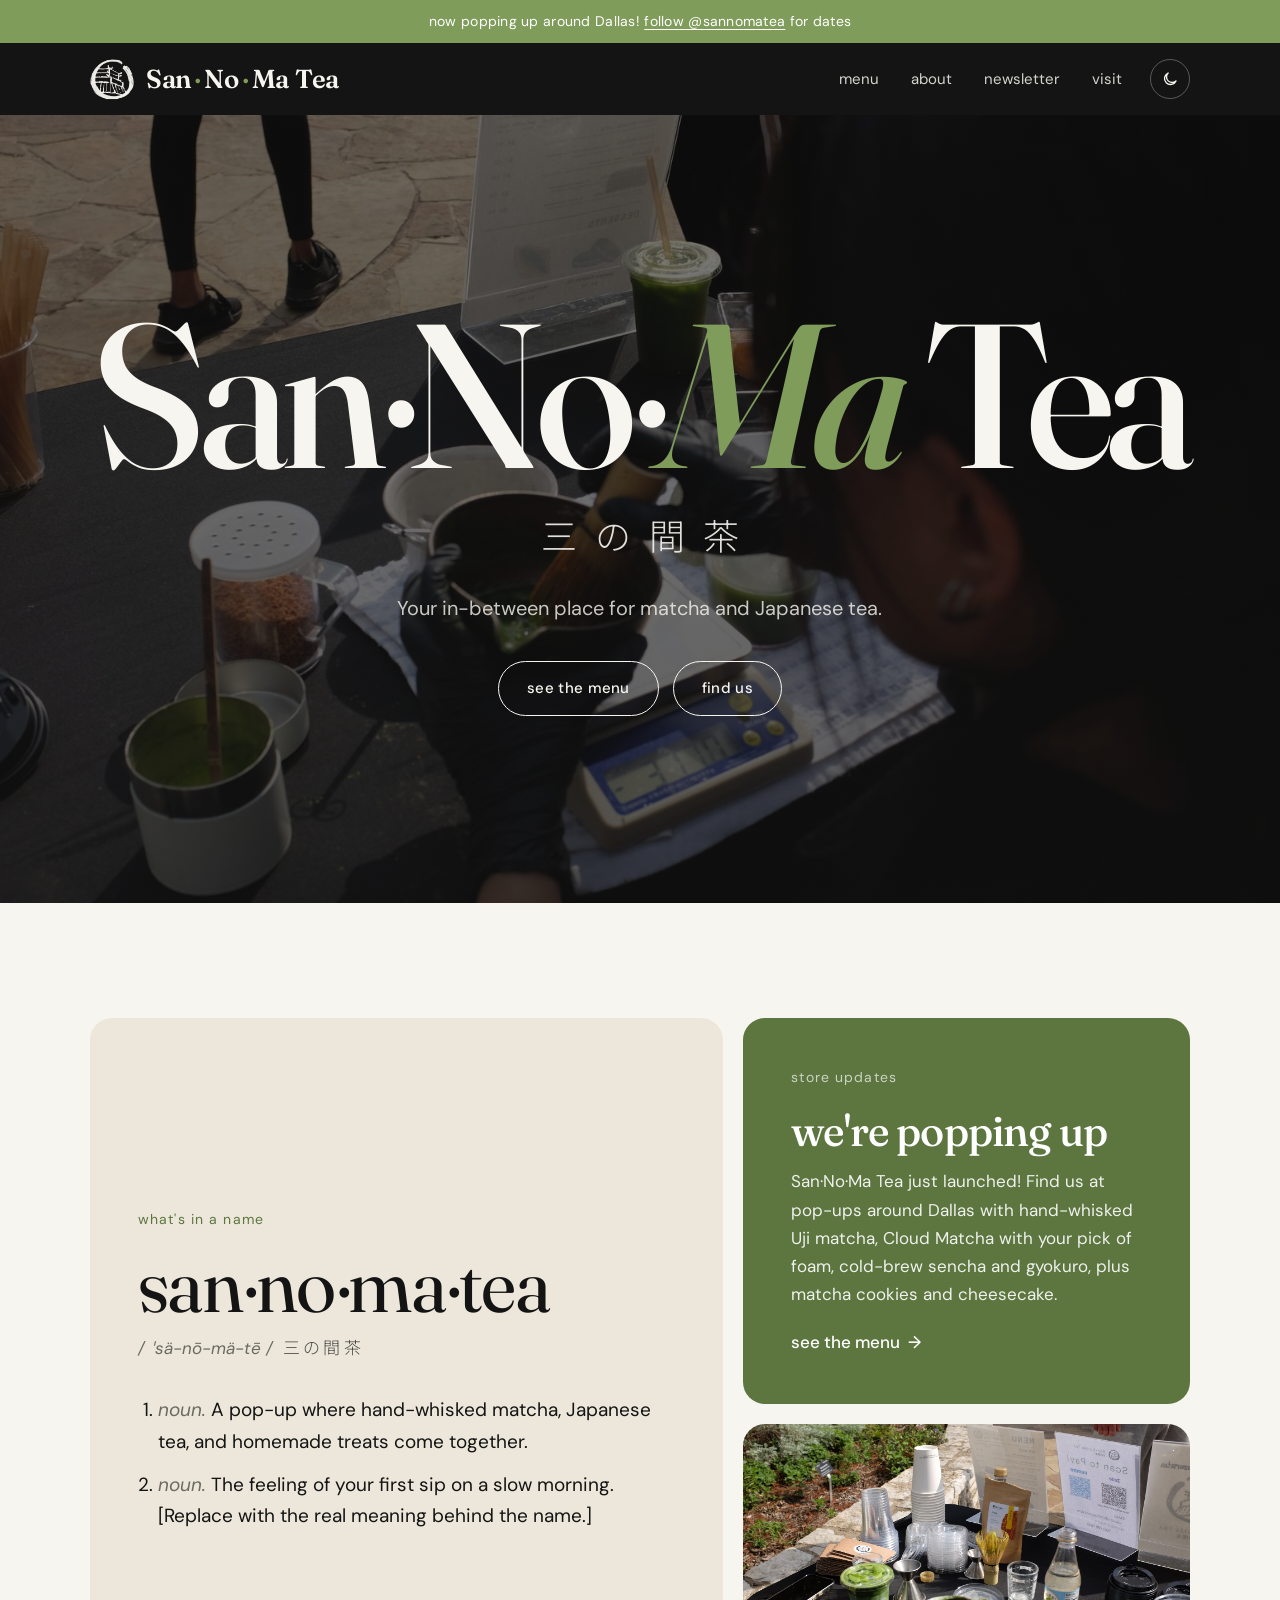
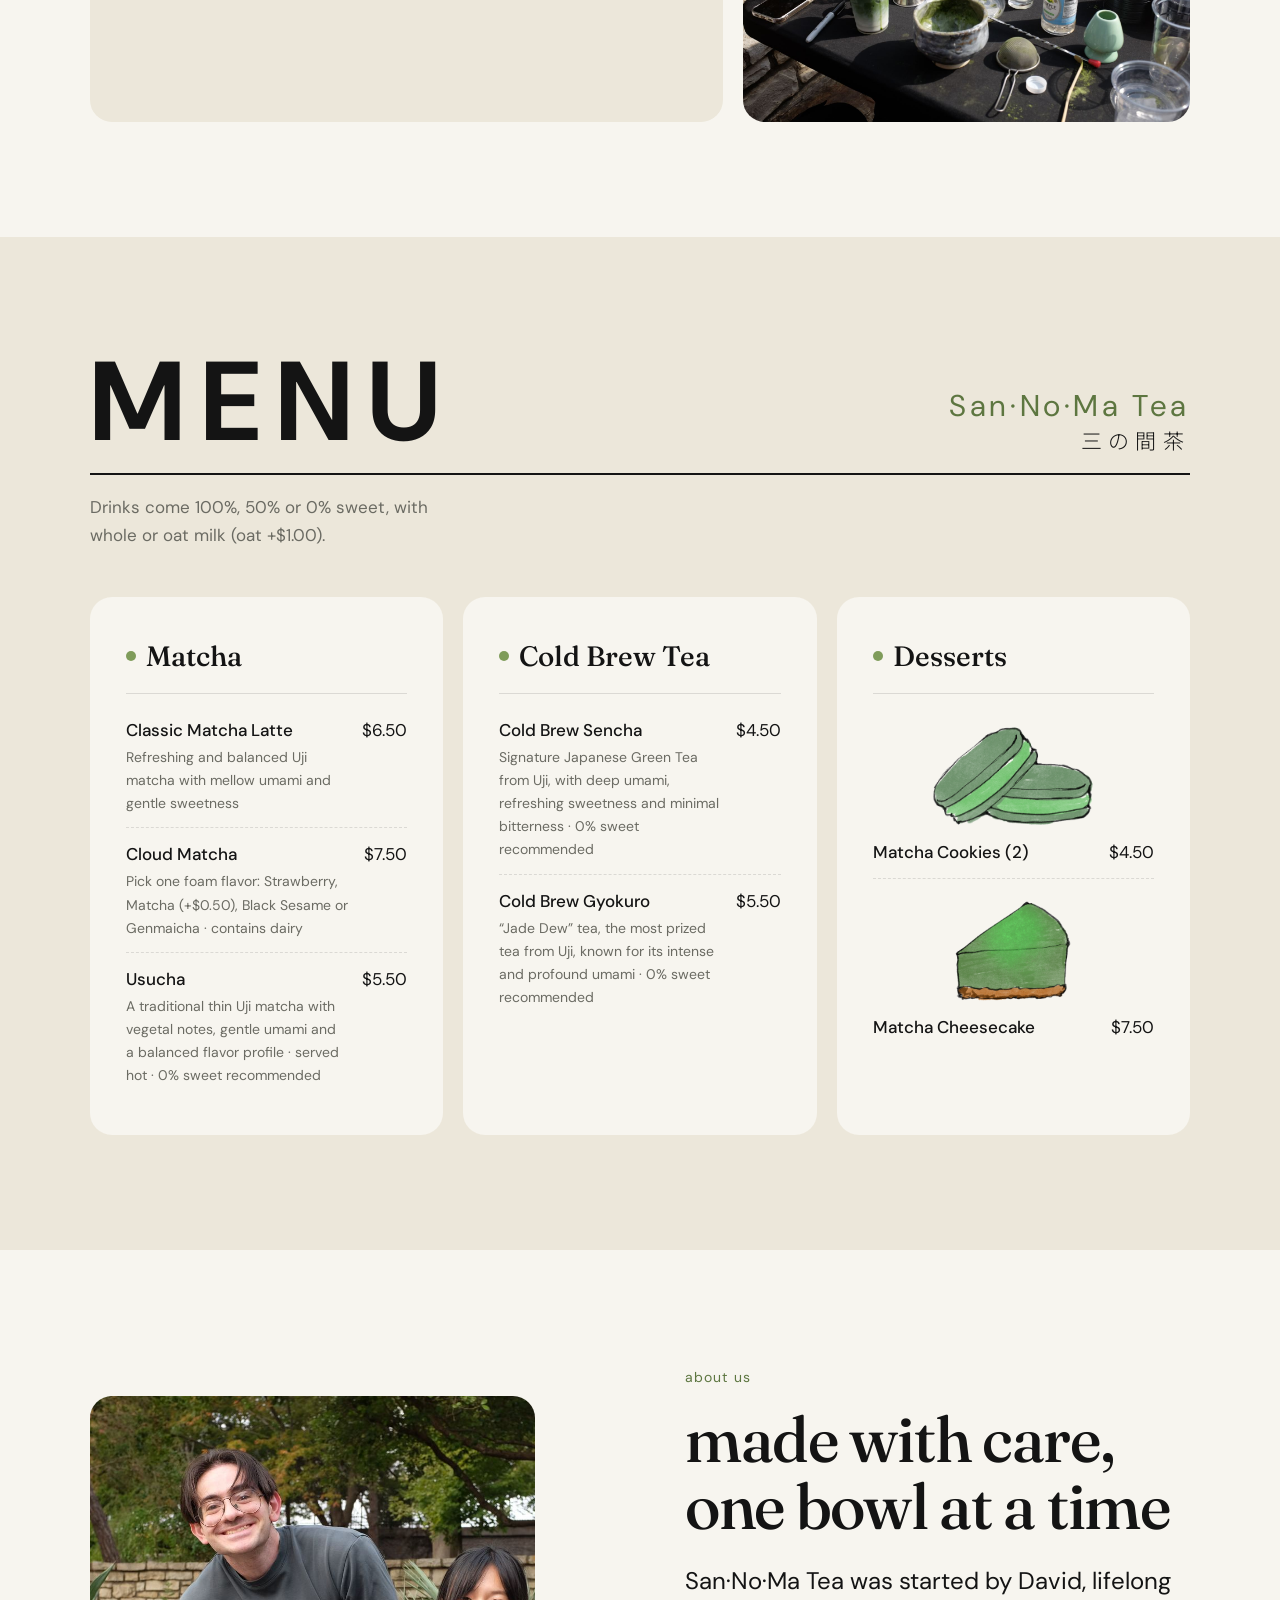
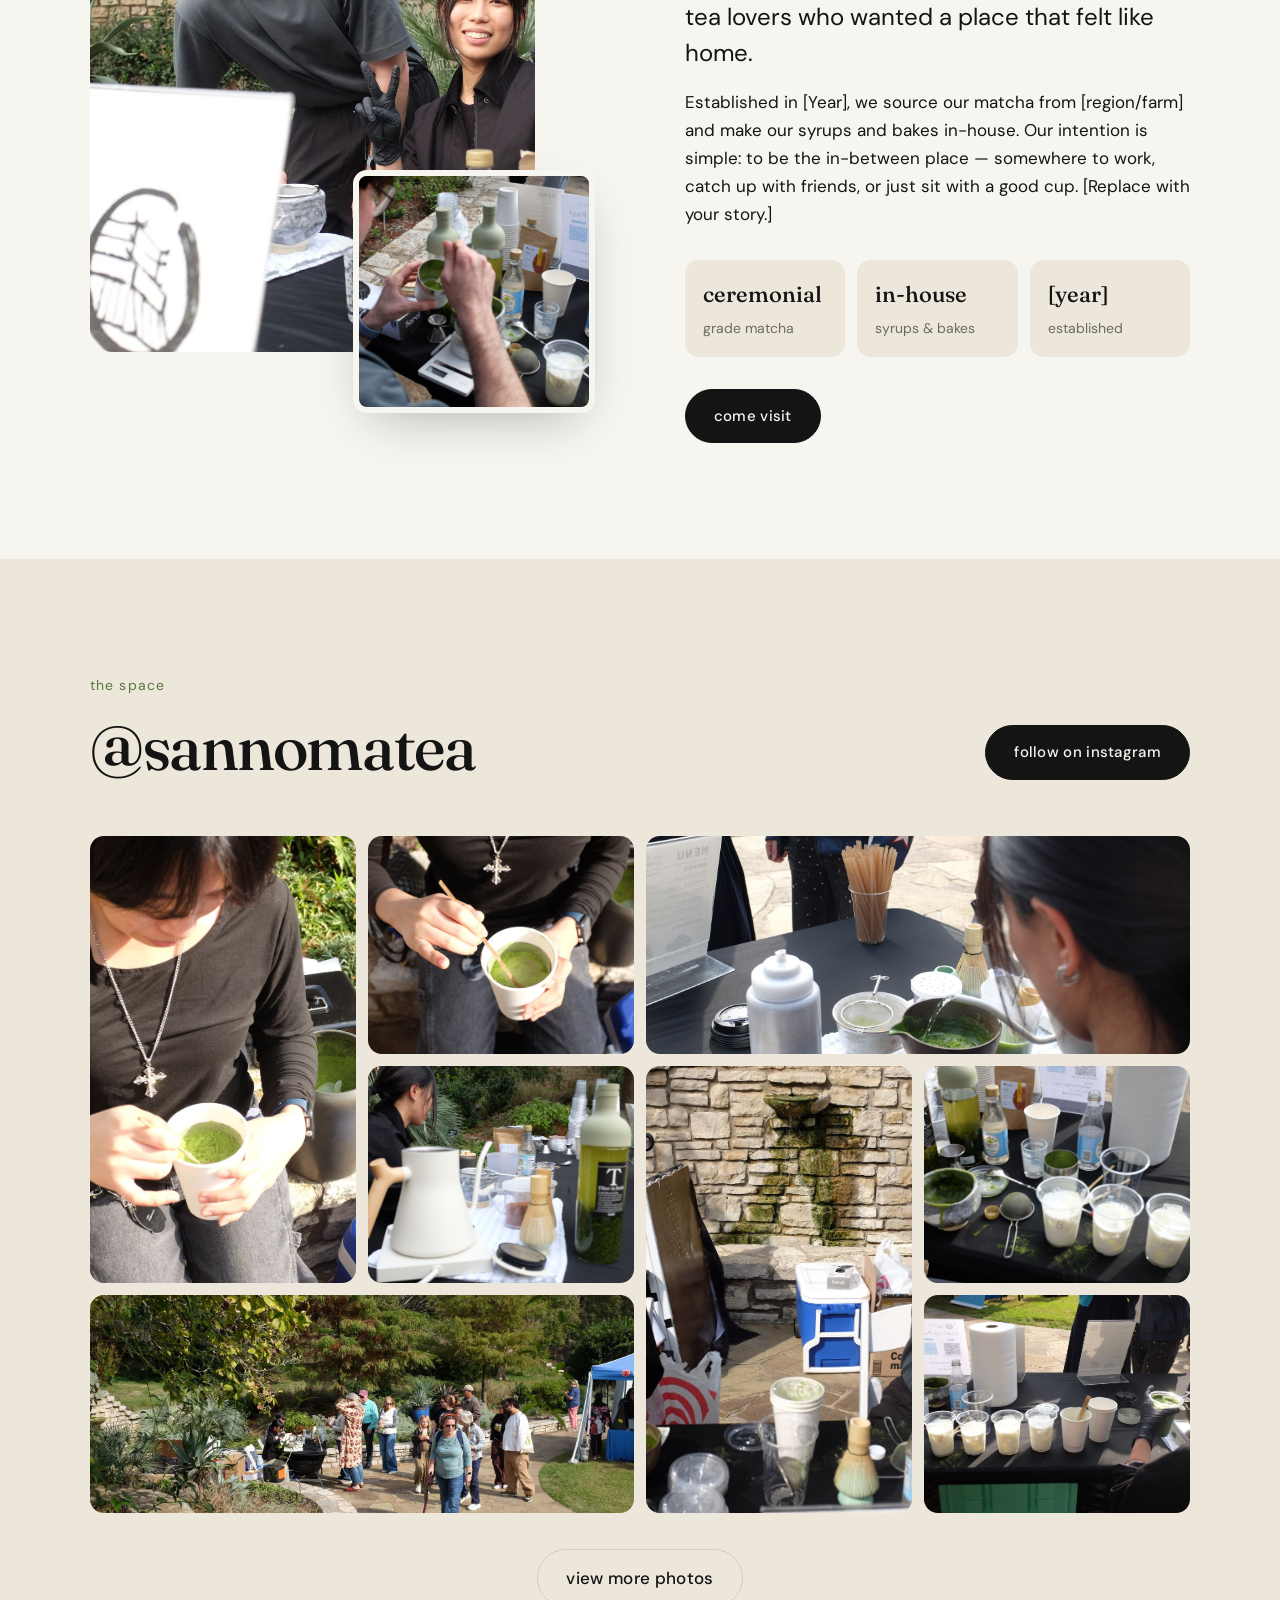
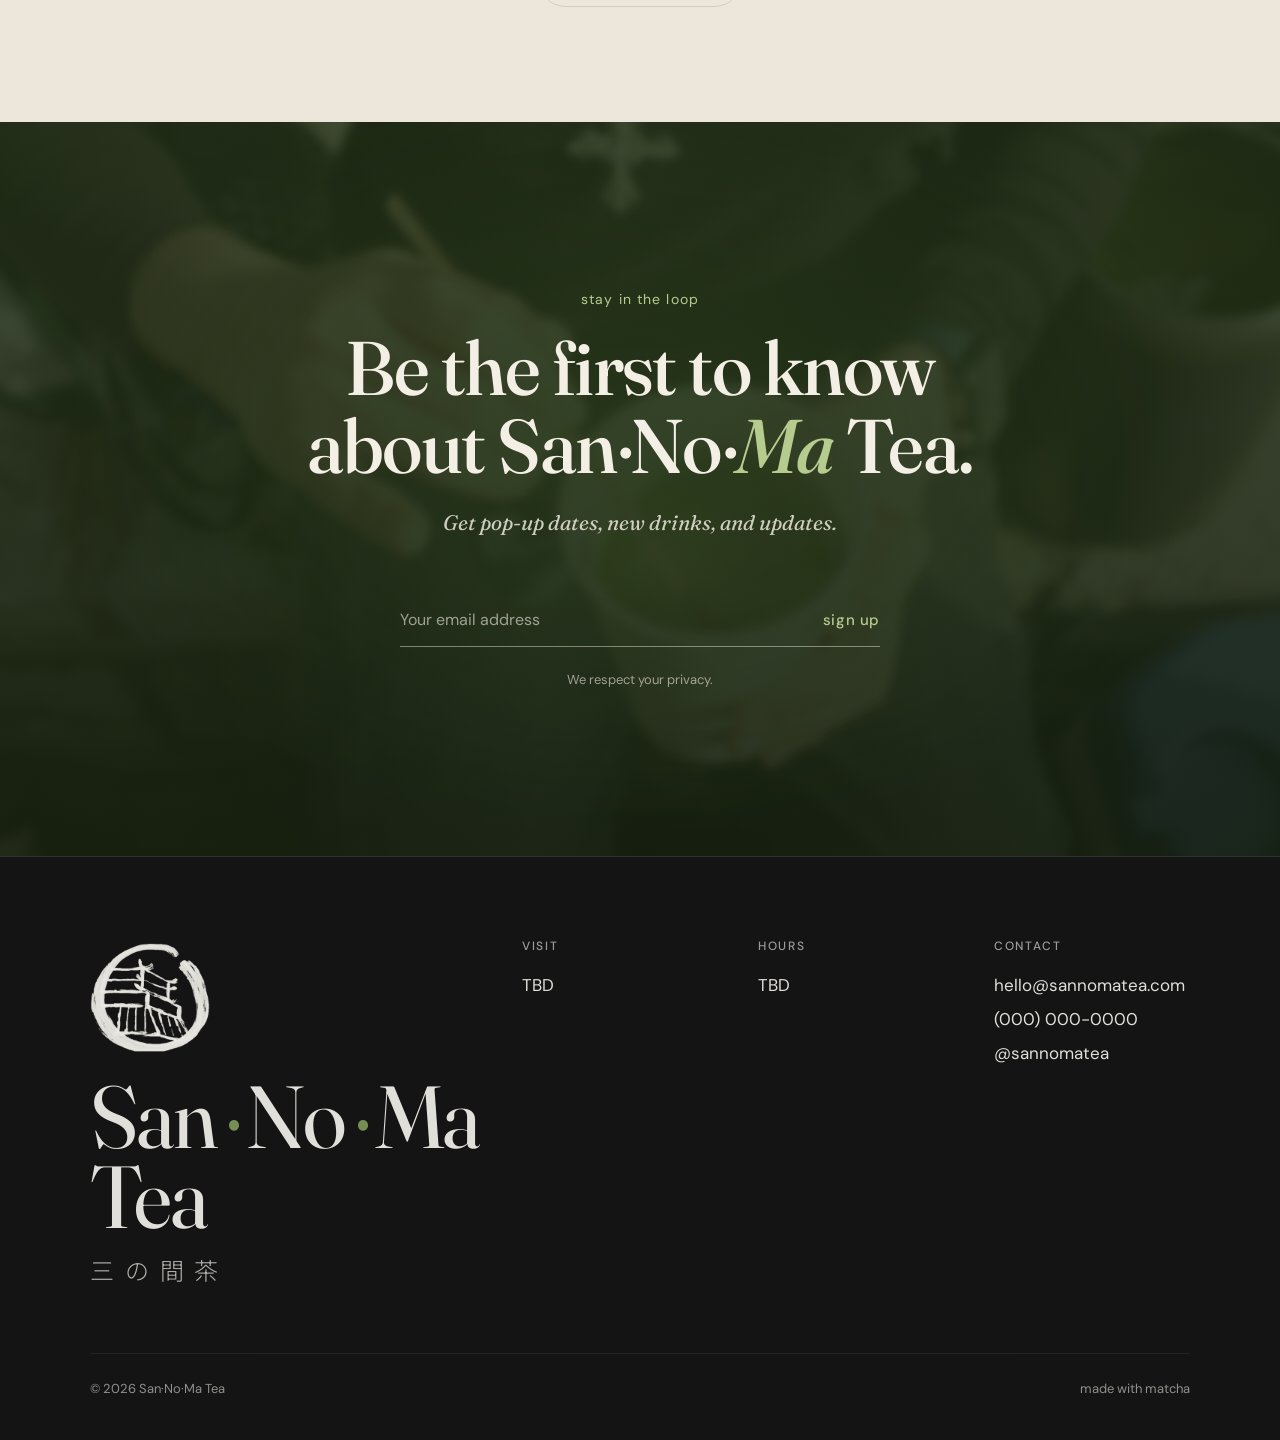
<file: index.html>
<!doctype html>
<html lang="en">
<head>
  <meta charset="utf-8">
  <meta name="viewport" content="width=device-width, initial-scale=1">
  <title>San·No·Ma Tea — matcha &amp; tea cafe</title>
  <meta name="description" content="San·No·Ma Tea — a neighborhood matcha and tea cafe. [Replace with your one-line description.]">
  <meta name="theme-color" content="#141414">
  <link rel="preconnect" href="https://fonts.googleapis.com">
  <link rel="preconnect" href="https://fonts.gstatic.com" crossorigin>
  <link href="https://fonts.googleapis.com/css2?family=DM+Sans:wght@400;500;700&family=Fraunces:ital,opsz,wght@0,9..144,400;0,9..144,500;0,9..144,600;1,9..144,400;1,9..144,500&display=swap" rel="stylesheet">
  <link href="https://fonts.googleapis.com/css2?family=Noto+Sans+JP:wght@300;400&text=%E4%B8%89%E3%81%AE%E9%96%93%E8%8C%B6&display=swap" rel="stylesheet">
  <link rel="icon" type="image/png" href="images/brand/favicon.png">
  <link rel="apple-touch-icon" href="images/brand/apple-touch-icon.png">
  <link rel="stylesheet" href="styles.css?v=12">
  <script>try{if(localStorage.getItem("theme")==="dark")document.documentElement.dataset.theme="dark"}catch(e){}</script>
</head>
<body class="home">
  <a class="skip-link" href="#main">Skip to content</a>

  <div class="announce">now popping up around Dallas! <a href="https://instagram.com/sannomatea" target="_blank" rel="noopener">follow @sannomatea</a> for dates</div>

  <header class="site-header">
    <div class="wrap">
      <a class="logo" href="index.html"><img class="logo-mark" src="images/brand/logo-mark-light.png" alt="" width="44" height="44"><span class="logo-text">San<span>·</span>No<span>·</span>Ma Tea</span></a>
      <nav class="nav" aria-label="Main">
        <a href="#menu">menu</a>
        <a href="#about">about</a>
        <a href="#newsletter">newsletter</a>
        <a href="#visit">visit</a>
      </nav>
      <button class="theme-toggle" type="button" aria-label="Switch to night mode" title="Day / night">
        <svg class="i-moon" viewBox="0 0 24 24" fill="none" stroke="currentColor" stroke-width="1.8" stroke-linecap="round" stroke-linejoin="round" aria-hidden="true"><path d="M20 14.5A8 8 0 1 1 9.5 4a6.5 6.5 0 0 0 10.5 10.5z"/></svg>
        <svg class="i-sun" viewBox="0 0 24 24" fill="none" stroke="currentColor" stroke-width="1.8" stroke-linecap="round" aria-hidden="true"><circle cx="12" cy="12" r="4.2"/><path d="M12 2.5v2M12 19.5v2M4.6 4.6l1.4 1.4M18 18l1.4 1.4M2.5 12h2M19.5 12h2M4.6 19.4L6 18M18 6l1.4-1.4"/></svg>
      </button>
      <button class="menu-toggle" aria-label="Open menu" aria-expanded="false">
        <span></span><span></span><span></span>
      </button>
    </div>
  </header>

  <main id="main">
    <!-- HERO -->
    <section class="hero hero-photo" style="background-image:linear-gradient(rgba(20,20,20,.55),rgba(20,20,20,.7)),url('images/web/dscf6889.jpg')">
      <div>
        <h1>San·No·<em>Ma</em> Tea</h1>
        <p class="hero-jp jp" lang="ja">三の間茶</p>
        <p>Your in-between place for matcha and Japanese tea.</p>
        <div class="btn-row">
          <a class="btn" href="#menu">see the menu</a>
          <a class="btn" href="#visit">find us</a>
        </div>
      </div>
    </section>

    <!-- MARQUEE (hidden for now — remove the comment markers to bring it back)
    <div class="h-marquee" aria-hidden="true">
      <div class="h-marquee-track">
        <span>ceremonial matcha</span><span>hojicha</span><span>loose-leaf tea</span><span>homemade bakes</span><span>yuzu tonic</span><span>black sesame</span>
        <span>ceremonial matcha</span><span>hojicha</span><span>loose-leaf tea</span><span>homemade bakes</span><span>yuzu tonic</span><span>black sesame</span>
      </div>
    </div>
    -->

    <!-- BENTO: name + updates -->
    <section class="h-section">
      <div class="wrap h-bento">
        <article class="h-tile h-tile-def reveal">
          <p class="eyebrow">what's in a name</p>
          <div class="word">san·no·ma·tea</div>
          <div class="phon">/ ˈsä-nō-mä-tē / &nbsp;<span class="jp" lang="ja">三の間茶</span></div>
          <ol>
            <li><span class="pos">noun.</span> A pop-up where hand-whisked matcha, Japanese tea, and homemade treats come together.</li>
            <li><span class="pos">noun.</span> The feeling of your first sip on a slow morning. [Replace with the real meaning behind the name.]</li>
          </ol>
        </article>

        <article class="h-tile h-tile-news reveal">
          <p class="eyebrow">store updates</p>
          <h2>we're popping up</h2>
          <p>San·No·Ma Tea just launched! Find us at pop-ups around Dallas with hand-whisked Uji matcha, Cloud Matcha with your pick of foam, cold-brew sencha and gyokuro, plus matcha cookies and cheesecake.</p>
          <a class="h-link" href="#menu">see the menu</a>
        </article>

        <figure class="h-tile h-tile-photo reveal">
          <img src="images/web/dscf6887.jpg" alt="Iced matcha lattes ready to go" loading="lazy">
        </figure>
      </div>
    </section>

    <!-- MENU -->
    <section id="menu" class="h-section h-menu">
      <div class="wrap">
        <header class="menu-lockup reveal">
          <div class="menu-lockup-row">
            <h2>Menu</h2>
            <p class="menu-lockup-brand">San·No·Ma Tea<span class="jp" lang="ja">三の間茶</span></p>
          </div>
          <p class="h-head-note">Drinks come 100%, 50% or 0% sweet, with whole or oat milk (oat +$1.00).</p>
        </header>

        <div class="h-menu-grid">
          <div class="h-menu-card reveal">
            <h3>Matcha</h3>
            <div class="menu-item"><span class="name">Classic Matcha Latte<span class="desc">Refreshing and balanced Uji matcha with mellow umami and gentle sweetness</span></span><span class="price">$6.50</span></div>
            <div class="menu-item"><span class="name">Cloud Matcha<span class="desc">Pick one foam flavor: Strawberry, Matcha (+$0.50), Black Sesame or Genmaicha · contains dairy</span></span><span class="price">$7.50</span></div>
            <div class="menu-item"><span class="name">Usucha<span class="desc">A traditional thin Uji matcha with vegetal notes, gentle umami and a balanced flavor profile · served hot · 0% sweet recommended</span></span><span class="price">$5.50</span></div>
          </div>
          <div class="h-menu-card reveal">
            <h3>Cold Brew Tea</h3>
            <div class="menu-item"><span class="name">Cold Brew Sencha<span class="desc">Signature Japanese Green Tea from Uji, with deep umami, refreshing sweetness and minimal bitterness · 0% sweet recommended</span></span><span class="price">$4.50</span></div>
            <div class="menu-item"><span class="name">Cold Brew Gyokuro<span class="desc">“Jade Dew” tea, the most prized tea from Uji, known for its intense and profound umami · 0% sweet recommended</span></span><span class="price">$5.50</span></div>
          </div>
          <div class="h-menu-card reveal">
            <h3>Desserts</h3>
            <div class="dessert">
              <img src="images/brand/matcha-cookies.png" alt="Illustration of two matcha sandwich cookies" width="423" height="265" loading="lazy">
              <div class="menu-item"><span class="name">Matcha Cookies (2)</span><span class="price">$4.50</span></div>
            </div>
            <div class="dessert">
              <img src="images/brand/matcha-cheesecake.png" alt="Illustration of a slice of matcha cheesecake" width="359" height="311" loading="lazy">
              <div class="menu-item"><span class="name">Matcha Cheesecake</span><span class="price">$7.50</span></div>
            </div>
          </div>
        </div>
      </div>
    </section>

    <!-- ABOUT -->
    <section id="about" class="h-section h-about">
      <div class="wrap h-about-grid">
        <div class="h-about-media reveal">
          <img class="h-about-main" src="images/web/dscf6786.jpg" alt="The founders smiling behind the matcha table" loading="lazy">
          <img class="h-about-inset" src="images/web/dscf6812.jpg" alt="Matcha being sifted at the bar" loading="lazy">
        </div>
        <div class="h-about-copy reveal">
          <p class="eyebrow">about us</p>
          <h2>made with care, one bowl at a time</h2>
          <p class="lede">San·No·Ma Tea was started by David, lifelong tea lovers who wanted a place that felt like home.</p>
          <p>Established in [Year], we source our matcha from [region/farm] and make our syrups and bakes in-house. Our intention is simple: to be the in-between place — somewhere to work, catch up with friends, or just sit with a good cup. [Replace with your story.]</p>
          <ul class="h-stats">
            <li><strong>ceremonial</strong><span>grade matcha</span></li>
            <li><strong>in-house</strong><span>syrups &amp; bakes</span></li>
            <li><strong>[Year]</strong><span>established</span></li>
          </ul>
          <a class="btn btn-solid" href="#visit">come visit</a>
        </div>
      </div>
    </section>

    <!-- OFFERINGS (hidden for now — catering & hiring aren't available yet; restore catering.html/hiring.html from git when ready)
    <section class="h-section">
      <div class="wrap">
        <header class="h-head reveal">
          <div>
            <p class="eyebrow">more from us</p>
            <h2>beyond the counter</h2>
          </div>
        </header>
        <div class="h-offers">
          <a class="h-offer reveal" href="catering.html">
            <img src="images/web/dscf6823.jpg" alt="Matcha bar set-up with bowls, whisks and bottles" loading="lazy">
            <div class="h-offer-body">
              <h3>matcha catering</h3>
              <p>A full matcha bar for weddings, showers, and office events.</p>
              <span class="h-link">learn more</span>
            </div>
          </a>
          <a class="h-offer reveal" href="#visit">
            <img src="images/web/dscf6888.jpg" alt="A freshly whisked matcha being served at the bar" loading="lazy">
            <div class="h-offer-body">
              <h3>workshops</h3>
              <p>Learn to whisk your own bowl in our small-group sessions.</p>
              <span class="h-link">ask about dates</span>
            </div>
          </a>
          <a class="h-offer reveal" href="hiring.html">
            <img src="images/web/dscf6884.jpg" alt="The San·No·Ma Tea team at their booth" loading="lazy">
            <div class="h-offer-body">
              <h3>join the team</h3>
              <p>We're always looking for friendly faces behind the bar.</p>
              <span class="h-link">see openings</span>
            </div>
          </a>
        </div>
      </div>
    </section>
    -->

    <!-- GALLERY -->
    <section class="h-section h-gallery-wrap">
      <div class="wrap">
        <header class="h-head reveal">
          <div>
            <p class="eyebrow">the space</p>
            <h2>@sannomatea</h2>
          </div>
          <a class="btn btn-solid" href="https://instagram.com/sannomatea" target="_blank" rel="noopener">follow on instagram</a>
        </header>
        <div class="h-gallery reveal" id="album">
          <figure class="g-tall"><img src="images/web/dscf6819.jpg" alt="A guest stirring a fresh matcha" loading="lazy"></figure>
          <figure><img src="images/web/dscf6822.jpg" alt="Matcha in a paper cup, close-up" loading="lazy"></figure>
          <figure class="g-wide"><img src="images/web/dscf6817.jpg" alt="Pouring matcha at the bar" loading="lazy"></figure>
          <figure><img src="images/web/dscf6787.jpg" alt="Matcha bottles and kettle on the table" loading="lazy"></figure>
          <figure class="g-tall"><img src="images/web/dscf6880.jpg" alt="Serving drinks at the pop-up" loading="lazy"></figure>
          <figure><img src="images/web/dscf6810.jpg" alt="Fresh whisked matcha and milk cups" loading="lazy"></figure>
          <figure class="g-wide"><img src="images/web/dscf6877.jpg" alt="A line of guests at the pop-up" loading="lazy"></figure>
          <figure><img src="images/web/dscf6809.jpg" alt="A row of iced milk cups waiting for matcha" loading="lazy"></figure>
          <figure class="g-more g-tall" data-batch="1"><img src="images/web/album/whisking-portrait.jpg" data-full="images/web/whisking-portrait.jpg" alt="Whisking matcha by hand at the pop-up" loading="lazy" width="600" height="800"></figure>
          <figure class="g-more g-tall" data-batch="1"><img src="images/web/album/img_6119.jpg" data-full="images/web/img_6119.jpg" alt="Moment from a San·No·Ma Tea pop-up" loading="lazy" width="600" height="800"></figure>
          <figure class="g-more" data-batch="1"><img src="images/web/album/dscf6784.jpg" data-full="images/web/dscf6784.jpg" alt="Moment from a San·No·Ma Tea pop-up" loading="lazy" width="800" height="534"></figure>
          <figure class="g-more" data-batch="1"><img src="images/web/album/dscf6785.jpg" data-full="images/web/dscf6785.jpg" alt="Moment from a San·No·Ma Tea pop-up" loading="lazy" width="800" height="534"></figure>
          <figure class="g-more" data-batch="1"><img src="images/web/album/dscf6786.jpg" data-full="images/web/dscf6786.jpg" alt="Moment from a San·No·Ma Tea pop-up" loading="lazy" width="800" height="534"></figure>
          <figure class="g-more" data-batch="1"><img src="images/web/album/dscf6788.jpg" data-full="images/web/dscf6788.jpg" alt="Moment from a San·No·Ma Tea pop-up" loading="lazy" width="800" height="534"></figure>
          <figure class="g-more" data-batch="1"><img src="images/web/album/dscf6790.jpg" data-full="images/web/dscf6790.jpg" alt="Moment from a San·No·Ma Tea pop-up" loading="lazy" width="800" height="534"></figure>
          <figure class="g-more" data-batch="1"><img src="images/web/album/dscf6793.jpg" data-full="images/web/dscf6793.jpg" alt="Moment from a San·No·Ma Tea pop-up" loading="lazy" width="800" height="534"></figure>
          <figure class="g-more" data-batch="1"><img src="images/web/album/dscf6795.jpg" data-full="images/web/dscf6795.jpg" alt="Moment from a San·No·Ma Tea pop-up" loading="lazy" width="800" height="534"></figure>
          <figure class="g-more" data-batch="1"><img src="images/web/album/dscf6796.jpg" data-full="images/web/dscf6796.jpg" alt="Moment from a San·No·Ma Tea pop-up" loading="lazy" width="800" height="534"></figure>
          <figure class="g-more" data-batch="2"><img src="images/web/album/dscf6797.jpg" data-full="images/web/dscf6797.jpg" alt="Moment from a San·No·Ma Tea pop-up" loading="lazy" width="800" height="534"></figure>
          <figure class="g-more" data-batch="2"><img src="images/web/album/dscf6798.jpg" data-full="images/web/dscf6798.jpg" alt="Moment from a San·No·Ma Tea pop-up" loading="lazy" width="800" height="534"></figure>
          <figure class="g-more g-wide" data-batch="2"><img src="images/web/album/dscf6799.jpg" data-full="images/web/dscf6799.jpg" alt="Moment from a San·No·Ma Tea pop-up" loading="lazy" width="800" height="534"></figure>
          <figure class="g-more" data-batch="2"><img src="images/web/album/dscf6800.jpg" data-full="images/web/dscf6800.jpg" alt="Moment from a San·No·Ma Tea pop-up" loading="lazy" width="800" height="534"></figure>
          <figure class="g-more" data-batch="2"><img src="images/web/album/dscf6801.jpg" data-full="images/web/dscf6801.jpg" alt="Moment from a San·No·Ma Tea pop-up" loading="lazy" width="800" height="534"></figure>
          <figure class="g-more" data-batch="2"><img src="images/web/album/dscf6802.jpg" data-full="images/web/dscf6802.jpg" alt="Moment from a San·No·Ma Tea pop-up" loading="lazy" width="800" height="534"></figure>
          <figure class="g-more" data-batch="2"><img src="images/web/album/dscf6807.jpg" data-full="images/web/dscf6807.jpg" alt="Moment from a San·No·Ma Tea pop-up" loading="lazy" width="800" height="534"></figure>
          <figure class="g-more g-wide" data-batch="2"><img src="images/web/album/dscf6808.jpg" data-full="images/web/dscf6808.jpg" alt="Moment from a San·No·Ma Tea pop-up" loading="lazy" width="800" height="534"></figure>
          <figure class="g-more" data-batch="2"><img src="images/web/album/dscf6811.jpg" data-full="images/web/dscf6811.jpg" alt="Moment from a San·No·Ma Tea pop-up" loading="lazy" width="800" height="534"></figure>
          <figure class="g-more" data-batch="2"><img src="images/web/album/dscf6812.jpg" data-full="images/web/dscf6812.jpg" alt="Moment from a San·No·Ma Tea pop-up" loading="lazy" width="800" height="534"></figure>
          <figure class="g-more" data-batch="3"><img src="images/web/album/dscf6813.jpg" data-full="images/web/dscf6813.jpg" alt="Moment from a San·No·Ma Tea pop-up" loading="lazy" width="800" height="534"></figure>
          <figure class="g-more" data-batch="3"><img src="images/web/album/dscf6814.jpg" data-full="images/web/dscf6814.jpg" alt="Moment from a San·No·Ma Tea pop-up" loading="lazy" width="800" height="534"></figure>
          <figure class="g-more g-wide" data-batch="3"><img src="images/web/album/dscf6815.jpg" data-full="images/web/dscf6815.jpg" alt="Moment from a San·No·Ma Tea pop-up" loading="lazy" width="800" height="534"></figure>
          <figure class="g-more" data-batch="3"><img src="images/web/album/dscf6816.jpg" data-full="images/web/dscf6816.jpg" alt="Moment from a San·No·Ma Tea pop-up" loading="lazy" width="800" height="534"></figure>
          <figure class="g-more" data-batch="3"><img src="images/web/album/dscf6818.jpg" data-full="images/web/dscf6818.jpg" alt="Moment from a San·No·Ma Tea pop-up" loading="lazy" width="800" height="534"></figure>
          <figure class="g-more" data-batch="3"><img src="images/web/album/dscf6820.jpg" data-full="images/web/dscf6820.jpg" alt="Moment from a San·No·Ma Tea pop-up" loading="lazy" width="800" height="534"></figure>
          <figure class="g-more" data-batch="3"><img src="images/web/album/dscf6821.jpg" data-full="images/web/dscf6821.jpg" alt="Moment from a San·No·Ma Tea pop-up" loading="lazy" width="800" height="534"></figure>
          <figure class="g-more g-wide" data-batch="3"><img src="images/web/album/dscf6823.jpg" data-full="images/web/dscf6823.jpg" alt="Moment from a San·No·Ma Tea pop-up" loading="lazy" width="800" height="534"></figure>
          <figure class="g-more" data-batch="3"><img src="images/web/album/dscf6824.jpg" data-full="images/web/dscf6824.jpg" alt="Moment from a San·No·Ma Tea pop-up" loading="lazy" width="800" height="534"></figure>
          <figure class="g-more" data-batch="3"><img src="images/web/album/dscf6878.jpg" data-full="images/web/dscf6878.jpg" alt="Moment from a San·No·Ma Tea pop-up" loading="lazy" width="800" height="534"></figure>
          <figure class="g-more" data-batch="4"><img src="images/web/album/dscf6879.jpg" data-full="images/web/dscf6879.jpg" alt="Moment from a San·No·Ma Tea pop-up" loading="lazy" width="800" height="534"></figure>
          <figure class="g-more" data-batch="4"><img src="images/web/album/dscf6881.jpg" data-full="images/web/dscf6881.jpg" alt="Moment from a San·No·Ma Tea pop-up" loading="lazy" width="800" height="534"></figure>
          <figure class="g-more g-wide" data-batch="4"><img src="images/web/album/dscf6882.jpg" data-full="images/web/dscf6882.jpg" alt="Moment from a San·No·Ma Tea pop-up" loading="lazy" width="800" height="534"></figure>
          <figure class="g-more" data-batch="4"><img src="images/web/album/dscf6883.jpg" data-full="images/web/dscf6883.jpg" alt="Moment from a San·No·Ma Tea pop-up" loading="lazy" width="800" height="534"></figure>
          <figure class="g-more" data-batch="4"><img src="images/web/album/dscf6884.jpg" data-full="images/web/dscf6884.jpg" alt="Moment from a San·No·Ma Tea pop-up" loading="lazy" width="800" height="534"></figure>
          <figure class="g-more" data-batch="4"><img src="images/web/album/dscf6885.jpg" data-full="images/web/dscf6885.jpg" alt="Moment from a San·No·Ma Tea pop-up" loading="lazy" width="800" height="534"></figure>
          <figure class="g-more" data-batch="4"><img src="images/web/album/dscf6886.jpg" data-full="images/web/dscf6886.jpg" alt="Moment from a San·No·Ma Tea pop-up" loading="lazy" width="800" height="534"></figure>
          <figure class="g-more" data-batch="4"><img src="images/web/album/dscf6887.jpg" data-full="images/web/dscf6887.jpg" alt="Moment from a San·No·Ma Tea pop-up" loading="lazy" width="800" height="534"></figure>
          <figure class="g-more" data-batch="4"><img src="images/web/album/dscf6888.jpg" data-full="images/web/dscf6888.jpg" alt="Moment from a San·No·Ma Tea pop-up" loading="lazy" width="800" height="534"></figure>
          <figure class="g-more" data-batch="4"><img src="images/web/album/dscf6889.jpg" data-full="images/web/dscf6889.jpg" alt="Moment from a San·No·Ma Tea pop-up" loading="lazy" width="800" height="534"></figure>
          <figure class="g-more" data-batch="4"><img src="images/web/album/dscf6789.jpg" data-full="images/web/dscf6789.jpg" alt="Moment from a San·No·Ma Tea pop-up" loading="lazy" width="800" height="534"></figure>
        </div>
        <div class="h-album-more">
          <button class="btn btn-ghost album-toggle" type="button" aria-controls="album">view more photos</button>
        </div>
      </div>
    </section>

    <!-- NEWSLETTER -->
    <section id="newsletter" class="news-band" data-form-wrap>
      <div class="news-inner">
        <p class="news-eyebrow">stay in the loop</p>
        <h2>Be the first to know about San·No·<em>Ma</em> Tea.</h2>
        <p class="news-sub">Get pop-up dates, new drinks, and updates.</p>
        <form class="news-form" data-demo>
          <input type="email" required placeholder="Your email address" aria-label="Email address">
          <button type="submit">Sign up</button>
        </form>
        <p class="thanks">Thank you! Talk soon 🍵</p>
        <p class="news-small">We respect your privacy.</p>
      </div>
    </section>
  </main>

  <!-- Photo viewer (click any album photo) -->
  <dialog class="lightbox" aria-label="Photo viewer">
    <img class="lb-img" alt="">
    <button class="lb-btn lb-close" type="button" aria-label="Close">&times;</button>
    <button class="lb-btn lb-prev" type="button" aria-label="Previous photo">&#8249;</button>
    <button class="lb-btn lb-next" type="button" aria-label="Next photo">&#8250;</button>
    <p class="lb-count" aria-live="polite"></p>
  </dialog>

  <footer class="site-footer" id="visit">
    <div class="wrap">
      <div class="footer-grid">
        <div>
          <img class="footer-mark" src="images/brand/logo-mark-light.png" alt="San·No·Ma Tea logo" width="120" height="120" loading="lazy">
          <p class="footer-logo">San<span>·</span>No<span>·</span>Ma Tea</p>
          <p class="footer-jp jp" lang="ja">三の間茶</p>
        </div>
        <div>
          <h4>visit</h4>
          <p>TBD</p>
        </div>
        <div>
          <h4>hours</h4>
          <p>TBD</p>
        </div>
        <div>
          <h4>contact</h4>
          <a href="mailto:hello@sannomatea.com">hello@sannomatea.com</a>
          <a href="tel:+10000000000">(000) 000-0000</a>
          <a href="https://instagram.com/sannomatea" target="_blank" rel="noopener">@sannomatea</a>
        </div>
      </div>
      <div class="footer-bottom">
        <span>© <span data-year></span> San·No·Ma Tea</span>
        <span>made with matcha</span>
      </div>
    </div>
  </footer>

  <script src="script.js?v=2"></script>
</body>
</html>
</file>
<file: styles.css>
/* ==========================================================
   San·No·Ma Tea — template styles
   Edit the tokens below to re-theme the whole site.
   ========================================================== */
:root {
  --ink: #141414;          /* near-black: text, hero, footer */
  --paper: #f7f5ef;        /* warm off-white background */
  --cream: #ece7da;        /* alternate section background */
  --matcha: #7f9c5a;       /* brand accent */
  --matcha-dark: #5d7640;
  --muted: #6b6b63;
  --line: rgba(20, 20, 20, 0.12);
  --band-bg: #141414;      /* header, footer & dark strips */
  --band-fg: #f7f5ef;
  --field-bg: #fff;
  --accent-text: var(--matcha-dark);

  --font-display: "Fraunces", Georgia, serif;
  --font-body: "DM Sans", system-ui, -apple-system, sans-serif;

  --max: 1180px;
  --gutter: clamp(16px, 4vw, 40px);
  --section: clamp(72px, 10vw, 140px);
}

*, *::before, *::after { box-sizing: border-box; }
html { scroll-behavior: smooth; }
/* keep the sticky header from covering a section when jumping to it */
section[id], footer[id] { scroll-margin-top: 72px; }
body {
  margin: 0;
  background: var(--paper);
  color: var(--ink);
  font-family: var(--font-body);
  font-size: 17px;
  line-height: 1.65;
  -webkit-font-smoothing: antialiased;
}
img { max-width: 100%; display: block; }
a { color: inherit; }

.skip-link {
  position: absolute; left: -999px; top: 0;
  background: var(--ink); color: var(--paper); padding: 8px 14px; z-index: 100;
}
.skip-link:focus { left: 8px; top: 8px; }

.wrap { max-width: var(--max); margin: 0 auto; padding: 0 var(--gutter); }

/* ---------- Announcement bar ---------- */
.announce {
  background: var(--matcha);
  color: #fff;
  text-align: center;
  font-size: 14px;
  letter-spacing: 0.02em;
  padding: 10px var(--gutter);
}
.announce a { text-decoration: underline; text-underline-offset: 3px; }

/* ---------- Header ---------- */
.site-header {
  position: sticky; top: 0; z-index: 50;
  background: var(--band-bg);
  color: var(--band-fg);
}
.site-header .wrap {
  display: flex; align-items: center; justify-content: space-between;
  height: 72px;
}
.logo {
  font-family: var(--font-display);
  font-size: 26px;
  font-weight: 600;
  text-decoration: none;
  letter-spacing: -0.01em;
}
.logo { display: inline-flex; align-items: center; gap: 12px; margin-right: auto; }
/* .logo prefix beats the homepage's blanket `.home img` sizing */
.logo .logo-mark { width: 44px; height: 44px; display: block; flex-shrink: 0; object-fit: contain; transition: transform .4s ease; }
.logo:hover .logo-mark { transform: rotate(-8deg); }
.logo-text span { color: var(--matcha); margin: 0 .12em; }
@media (max-width: 420px) { .logo { font-size: 22px; gap: 10px; } .logo .logo-mark { width: 36px; height: 36px; } }
.site-header .wrap { gap: 28px; }

/* ---------- Day / night switch ---------- */
.theme-toggle {
  display: inline-flex; align-items: center; justify-content: center;
  width: 40px; height: 40px; padding: 0; flex-shrink: 0;
  background: none; color: inherit; cursor: pointer;
  border: 1px solid rgba(247,245,239,.3); border-radius: 999px;
  transition: border-color .2s, color .2s;
}
.theme-toggle:hover { border-color: var(--matcha); color: var(--matcha); }
.theme-toggle svg { width: 18px; height: 18px; }
.theme-toggle .i-sun { display: none; }
[data-theme="dark"] .theme-toggle .i-sun { display: block; }
[data-theme="dark"] .theme-toggle .i-moon { display: none; }

/* Night mode: page goes dark; header/footer strips go a shade deeper */
[data-theme="dark"] {
  --ink: #ece8de;
  --paper: #161614;
  --cream: #20201d;
  --muted: #a3a197;
  --line: rgba(236, 232, 222, 0.14);
  --band-bg: #0d0d0c;
  --band-fg: #ece8de;
  --field-bg: #20201d;
  --accent-text: var(--matcha);
  --pill-bg: rgba(236,232,222,.06);
  color-scheme: dark;
}
[data-theme="dark"] .btn-matcha:hover { color: var(--paper); }
/* Night mode flips the header: light bar, dark logo & links */
[data-theme="dark"] .site-header,
[data-theme="dark"] .nav { background: #f7f5ef; color: #141414; }
[data-theme="dark"] .logo .logo-mark { filter: invert(1); }
/* …and the footer the same way */
[data-theme="dark"] .site-footer { background: #f7f5ef; color: #141414; border-top-color: rgba(20,20,20,.12); }
[data-theme="dark"] .footer-bottom { border-top-color: rgba(20,20,20,.12); }
[data-theme="dark"] .site-footer .footer-mark { filter: invert(1); }
[data-theme="dark"] .site-footer a:hover { color: var(--matcha-dark); }
[data-theme="dark"] .theme-toggle { border-color: rgba(20,20,20,.25); }
[data-theme="dark"] .theme-toggle:hover { border-color: var(--matcha-dark); color: var(--matcha-dark); }
html { transition: background-color .3s; }
.nav { display: flex; gap: 32px; align-items: center; }
.nav a {
  text-decoration: none;
  text-transform: lowercase;
  font-size: 15px;
  position: relative;
  opacity: 0.85;
  transition: opacity .2s;
}
.nav a::after {
  content: ""; position: absolute; left: 0; bottom: -4px;
  width: 0; height: 1px; background: currentColor; transition: width .25s;
}
.nav a:hover, .nav a[aria-current="page"] { opacity: 1; }
.nav a:hover::after, .nav a[aria-current="page"]::after { width: 100%; }

.menu-toggle {
  display: none;
  background: none; border: 0; color: inherit; cursor: pointer;
  width: 40px; height: 40px; padding: 8px;
}
.menu-toggle span {
  display: block; height: 1.5px; background: currentColor; margin: 6px 0;
  transition: transform .3s, opacity .3s;
}
.menu-open .menu-toggle span:nth-child(1) { transform: translateY(7.5px) rotate(45deg); }
.menu-open .menu-toggle span:nth-child(2) { opacity: 0; }
.menu-open .menu-toggle span:nth-child(3) { transform: translateY(-7.5px) rotate(-45deg); }

@media (max-width: 760px) {
  .menu-toggle { display: block; }
  .nav {
    position: fixed; inset: 72px 0 0 0;
    background: var(--band-bg);
    flex-direction: column; justify-content: center; gap: 28px;
    transform: translateY(calc(-100% - 120px));
    visibility: hidden;
    transition: transform .4s ease, visibility 0s linear .4s;
  }
  .nav a { font-family: var(--font-display); font-size: 34px; }
  .menu-open .nav { transform: translateY(0); visibility: visible; transition: transform .4s ease; }
  /* keep header controls above the slide-down panel */
  .site-header .logo, .theme-toggle, .menu-toggle { position: relative; z-index: 1; }
}

/* ---------- Hero ---------- */
.hero {
  background: var(--band-bg);
  color: var(--band-fg);
  min-height: calc(100vh - 72px - 40px);
  display: grid; place-items: center;
  text-align: center;
  padding: 80px var(--gutter);
  overflow: hidden;
}
.hero h1 {
  font-family: var(--font-display);
  font-weight: 500;
  font-size: clamp(64px, 16vw, 220px);
  line-height: 0.9;
  letter-spacing: -0.04em;
  margin: 0;
}
.hero h1 em { font-style: italic; color: var(--matcha); }
/* Japanese name 三の間茶 */
.jp { font-family: "Noto Sans JP", "Hiragino Sans", "Yu Gothic", sans-serif; font-style: normal; font-weight: 300; }
.hero .hero-jp { font-size: clamp(22px, 3vw, 36px); letter-spacing: .5em; margin: 18px auto 0; padding-left: .5em; opacity: .9; }
.phon .jp { letter-spacing: .2em; color: var(--ink); opacity: .75; }
.site-footer .footer-jp { font-size: clamp(18px, 2vw, 24px); letter-spacing: .45em; margin: 14px 0 0; opacity: .7; }
.hero p {
  max-width: 560px; margin: 28px auto 36px;
  font-size: clamp(17px, 2vw, 20px);
  opacity: 0.8;
}

/* ---------- Buttons ---------- */
.btn {
  display: inline-block;
  padding: 14px 28px;
  border: 1px solid currentColor;
  border-radius: 999px;
  text-decoration: none;
  text-transform: lowercase;
  font-size: 15px;
  letter-spacing: 0.02em;
  background: transparent;
  color: inherit;
  cursor: pointer;
  font-family: inherit;
  transition: background .25s, color .25s, border-color .25s;
}
.btn:hover { background: var(--matcha); border-color: var(--matcha); color: #fff; }
.btn-solid { background: var(--ink); color: var(--paper); border-color: var(--ink); }
.btn-row { display: flex; gap: 14px; justify-content: center; flex-wrap: wrap; }

/* ---------- Sections ---------- */
section { padding: var(--section) 0; }
.alt { background: var(--cream); }
.eyebrow {
  text-transform: lowercase;
  font-size: 14px;
  letter-spacing: 0.08em;
  color: var(--accent-text);
  margin: 0 0 16px;
}
h2 {
  font-family: var(--font-display);
  font-weight: 500;
  font-size: clamp(36px, 5.5vw, 64px);
  line-height: 1.05;
  letter-spacing: -0.02em;
  margin: 0 0 24px;
  text-transform: lowercase;
}
h3 {
  font-family: var(--font-display);
  font-weight: 500;
  font-size: 24px;
  margin: 0 0 8px;
  text-transform: lowercase;
}
.lede { font-size: clamp(19px, 2.2vw, 24px); line-height: 1.5; max-width: 760px; }
.center { text-align: center; }
.center .lede { margin-left: auto; margin-right: auto; }

/* ---------- Definition block ---------- */
.definition {
  border-top: 1px solid var(--line);
  border-bottom: 1px solid var(--line);
  padding: 56px 0;
  display: grid; grid-template-columns: 1fr 2fr; gap: 40px; align-items: baseline;
}
.definition .word {
  font-family: var(--font-display);
  font-size: clamp(40px, 6vw, 72px);
  line-height: 1;
}
.definition .phon { color: var(--muted); font-style: italic; margin-top: 8px; }
.definition ol { margin: 0; padding-left: 20px; font-size: 19px; }
.definition li + li { margin-top: 12px; }
.definition .pos { font-style: italic; color: var(--muted); }
@media (max-width: 760px) { .definition { grid-template-columns: 1fr; gap: 20px; } }

/* ---------- Split (image + text) ---------- */
.split {
  display: grid; grid-template-columns: 1fr 1fr; gap: clamp(32px, 6vw, 80px); align-items: center;
}
@media (max-width: 860px) { .split { grid-template-columns: 1fr; } }

/* Image placeholders — swap for <img src="images/..."> */
.ph {
  aspect-ratio: 4 / 5;
  border-radius: 4px;
  background:
    radial-gradient(circle at 30% 30%, #a9c27f 0, transparent 55%),
    radial-gradient(circle at 75% 70%, #4f6636 0, transparent 60%),
    var(--matcha);
  display: grid; place-items: center;
  color: rgba(255,255,255,.85);
  font-size: 13px; letter-spacing: .08em; text-transform: lowercase;
  overflow: hidden;
}
.ph img { width: 100%; height: 100%; object-fit: cover; }
.ph.warm {
  background:
    radial-gradient(circle at 70% 25%, #e8cfa4 0, transparent 55%),
    radial-gradient(circle at 20% 80%, #8b6a45 0, transparent 60%),
    #c3a27a;
}
.ph.dark { background: radial-gradient(circle at 50% 40%, #3a3a36 0, #141414 70%); }
.ph.wide { aspect-ratio: 16 / 10; }
.ph.square { aspect-ratio: 1; }

/* ---------- Menu ---------- */
.menu-grid {
  display: grid; grid-template-columns: repeat(3, 1fr); gap: 48px 56px; margin-top: 56px;
}
@media (max-width: 960px) { .menu-grid { grid-template-columns: repeat(2, 1fr); } }
@media (max-width: 600px) { .menu-grid { grid-template-columns: 1fr; } }
.menu-cat h3 { border-bottom: 1px solid var(--ink); padding-bottom: 10px; margin-bottom: 18px; }
.menu-item { display: flex; justify-content: space-between; gap: 16px; padding: 8px 0; }
.menu-item .name { font-weight: 500; }
.menu-item .desc { display: block; font-size: 14px; color: var(--muted); font-weight: 400; text-transform: none; margin-top: 2px; }
.menu-item .price { white-space: nowrap; font-variant-numeric: tabular-nums; }

/* ---------- Cards ---------- */
.cards { display: grid; grid-template-columns: repeat(3, 1fr); gap: 28px; margin-top: 56px; }
@media (max-width: 860px) { .cards { grid-template-columns: 1fr; } }
.card { text-decoration: none; display: block; }
.card .ph { aspect-ratio: 4 / 3; margin-bottom: 18px; transition: transform .4s; }
.card:hover .ph { transform: scale(0.98); }
.card p { margin: 0; color: var(--muted); }
.card .more { display: inline-block; margin-top: 10px; text-transform: lowercase; border-bottom: 1px solid currentColor; }

/* ---------- Gallery ---------- */
.gallery { display: grid; grid-template-columns: repeat(4, 1fr); gap: 12px; margin-top: 48px; }
.gallery .ph { aspect-ratio: 1; }
@media (max-width: 760px) { .gallery { grid-template-columns: repeat(2, 1fr); } }

/* ---------- Newsletter ---------- */
.newsletter { background: var(--band-bg); color: var(--band-fg); }
.newsletter form {
  display: flex; gap: 12px; max-width: 520px; margin: 32px auto 12px; flex-wrap: wrap;
}
.newsletter input, .form input, .form textarea, .form select {
  flex: 1 1 240px;
  padding: 14px 20px;
  border-radius: 999px;
  border: 1px solid rgba(247,245,239,.4);
  background: transparent;
  color: inherit;
  font: inherit;
}
.newsletter input::placeholder { color: rgba(247,245,239,.55); }
.newsletter .btn { border-color: var(--paper); }
.small { font-size: 13px; opacity: .65; }
.thanks { display: none; color: var(--matcha); margin-top: 12px; }
.submitted .thanks { display: block; }
.submitted form { display: none; }

/* ---------- Forms (catering / hiring) ---------- */
.form { display: grid; grid-template-columns: 1fr 1fr; gap: 18px; margin-top: 40px; }
.form label { display: grid; gap: 6px; font-size: 14px; text-transform: lowercase; }
.form .full { grid-column: 1 / -1; }
.form input, .form textarea, .form select {
  border-radius: 6px; border-color: var(--line); background: var(--field-bg); color: var(--ink);
}
.form textarea { min-height: 140px; resize: vertical; }
@media (max-width: 640px) { .form { grid-template-columns: 1fr; } }

/* ---------- Lists ---------- */
.info-block { padding: 32px 0; border-top: 1px solid var(--line); display: grid; grid-template-columns: 220px 1fr; gap: 24px; }
.info-block h3 { margin: 0; }
.info-block ul { margin: 0; padding-left: 18px; }
@media (max-width: 640px) { .info-block { grid-template-columns: 1fr; gap: 8px; } }

/* ---------- Page header (sub pages) ---------- */
.page-hero { background: var(--band-bg); color: var(--band-fg); padding: clamp(80px, 12vw, 160px) 0 clamp(60px, 8vw, 100px); }
.page-hero h1 {
  font-family: var(--font-display); font-weight: 500;
  font-size: clamp(52px, 10vw, 128px); line-height: .95; letter-spacing: -0.03em;
  margin: 0 0 20px; text-transform: lowercase;
}
.page-hero h1 em { color: var(--matcha); }
.page-hero p { max-width: 620px; opacity: .8; font-size: 19px; margin: 0; }

/* ---------- Footer ---------- */
.site-footer { background: var(--band-bg); color: var(--band-fg); padding: 80px 0 40px; border-top: 1px solid rgba(247,245,239,.12); }
.footer-grid { display: grid; grid-template-columns: 2fr 1fr 1fr 1fr; gap: 40px; }
@media (max-width: 860px) { .footer-grid { grid-template-columns: 1fr 1fr; } }
@media (max-width: 520px) { .footer-grid { grid-template-columns: 1fr; } }
.footer-logo { font-family: var(--font-display); font-size: clamp(48px, 7vw, 88px); line-height: .9; letter-spacing: -0.03em; margin: 0; }
.footer-logo span { color: var(--matcha); margin: 0 .1em; }
.site-footer .footer-mark { width: 120px; height: 120px; display: block; object-fit: contain; margin: 0 0 20px; opacity: .95; }
.site-footer h4 { font-size: 12px; letter-spacing: .14em; text-transform: uppercase; opacity: .6; margin: 0 0 14px; font-weight: 500; }
.site-footer p, .site-footer a { margin: 0 0 6px; text-decoration: none; display: block; opacity: .9; }
.site-footer a:hover { color: var(--matcha); }
.footer-bottom { margin-top: 64px; padding-top: 24px; border-top: 1px solid rgba(247,245,239,.12); display: flex; justify-content: space-between; flex-wrap: wrap; gap: 12px; font-size: 13px; opacity: .55; }

/* ---------- Reveal on scroll ---------- */
.reveal { opacity: 0; transform: translateY(24px); transition: opacity .8s ease, transform .8s ease; }
.reveal.in { opacity: 1; transform: none; }
@media (prefers-reduced-motion: reduce) {
  .reveal { opacity: 1; transform: none; transition: none; }
  html { scroll-behavior: auto; }
}

/* ---------- Photo hero ---------- */
.hero-photo { background-color: var(--band-bg); background-size: cover; background-position: center; }
.ph img { border-radius: inherit; }

/* ==========================================================
   Homepage (body.home) — modern layout
   Scoped so catering.html / hiring.html are unaffected.
   ========================================================== */
.home { --radius: 22px; --radius-sm: 14px; --shadow: 0 18px 50px -20px rgba(20,20,20,.35); }
.home img { width: 100%; height: 100%; object-fit: cover; }
.home figure { margin: 0; }

/* Buttons */
.home .btn { font-weight: 500; }
.btn-matcha { background: var(--matcha-dark); border-color: var(--matcha-dark); color: #fff; }
.btn-matcha:hover { background: var(--ink); border-color: var(--ink); }
.btn-ghost { border-color: var(--line); }
.home .btn-solid:hover { background: var(--matcha-dark); border-color: var(--matcha-dark); }
.h-link {
  display: inline-flex; align-items: center; gap: 8px;
  font-weight: 500; text-decoration: none; text-transform: lowercase;
}
.h-link::after { content: "→"; transition: transform .25s; }
a:hover > .h-link::after, .h-link:hover::after { transform: translateX(4px); }

/* Section rhythm */
.h-section { padding: clamp(64px, 9vw, 120px) 0; }
.h-head {
  display: flex; align-items: flex-end; justify-content: space-between;
  gap: 24px 48px; flex-wrap: wrap; margin-bottom: clamp(32px, 5vw, 56px);
}
.h-head h2 { margin: 0; }
.h-head-note { max-width: 380px; margin: 0; color: var(--muted); }

/* ---------- Hero ---------- */
.h-hero {
  padding: clamp(40px, 6vw, 88px) 0 clamp(56px, 7vw, 96px);
  background:
    radial-gradient(60% 70% at 85% 30%, rgba(127,156,90,.22), transparent 70%),
    var(--paper);
  overflow: hidden;
}
.h-hero-grid {
  display: grid; grid-template-columns: 1.1fr 1fr;
  gap: clamp(40px, 6vw, 88px); align-items: center;
}
.h-pill {
  display: inline-flex; align-items: center; gap: 10px;
  margin: 0 0 24px; padding: 8px 16px;
  border: 1px solid var(--line); border-radius: 999px;
  background: var(--pill-bg, rgba(255,255,255,.6));
  font-size: 14px; text-transform: lowercase;
}
.h-dot {
  width: 8px; height: 8px; border-radius: 50%; background: var(--matcha);
  box-shadow: 0 0 0 4px rgba(127,156,90,.25);
}
.h-hero h1 {
  font-family: var(--font-display); font-weight: 500;
  font-size: clamp(60px, 10.5vw, 150px);
  line-height: .88; letter-spacing: -0.045em;
  margin: 0; text-transform: lowercase;
}
.h-hero h1 em { font-style: italic; color: var(--accent-text); }
.h-hero-lede {
  max-width: 500px; margin: 28px 0 32px;
  font-size: clamp(17px, 1.7vw, 20px); color: var(--muted);
}
.h-hero-actions { display: flex; gap: 12px; flex-wrap: wrap; }
.h-hero-facts {
  display: flex; flex-wrap: wrap; gap: 20px 36px;
  margin: 44px 0 0; padding-top: 24px; border-top: 1px solid var(--line);
}
.h-hero-facts dt { font-size: 12px; letter-spacing: .12em; text-transform: uppercase; color: var(--muted); }
.h-hero-facts dd { margin: 2px 0 0; font-weight: 500; }

.h-hero-media { position: relative; }
.h-hero-media img {
  height: auto; aspect-ratio: 4 / 5; border-radius: var(--radius);
  object-position: 42% 62%;
  box-shadow: var(--shadow);
}
.h-float {
  position: absolute; left: clamp(-36px, -3vw, -16px); bottom: 32px;
  display: grid; grid-template-columns: 1fr auto; column-gap: 20px;
  min-width: 240px; padding: 16px 20px;
  background: var(--paper); border-radius: var(--radius-sm);
  box-shadow: var(--shadow);
}
.h-float-label { grid-column: 1 / -1; font-size: 12px; letter-spacing: .12em; text-transform: uppercase; color: var(--accent-text); }
.h-float-name { font-family: var(--font-display); font-size: 20px; }
.h-float-price { font-variant-numeric: tabular-nums; align-self: center; }

@media (max-width: 900px) {
  .h-hero-grid { grid-template-columns: 1fr; }
  .h-hero-media img { aspect-ratio: 4 / 3.4; }
  .h-float { left: 16px; bottom: 16px; min-width: 0; }
}

/* ---------- Marquee ---------- */
.h-marquee { background: var(--band-bg); color: var(--band-fg); overflow: hidden; padding: 18px 0; }
.h-marquee-track {
  display: flex; width: max-content;
  animation: h-marquee 40s linear infinite;
}
.h-marquee span {
  font-family: var(--font-display); font-style: italic;
  font-size: clamp(20px, 2.4vw, 28px); white-space: nowrap; padding: 0 28px;
}
.h-marquee span::after { content: "✦"; font-style: normal; color: var(--matcha); margin-left: 56px; font-size: .6em; vertical-align: middle; }
@keyframes h-marquee { to { transform: translateX(-50%); } }

/* ---------- Bento ---------- */
.h-bento {
  display: grid; grid-template-columns: repeat(12, 1fr);
  grid-template-rows: auto auto; gap: 20px;
}
.h-tile { border-radius: var(--radius); padding: clamp(28px, 4vw, 48px); overflow: hidden; }
.h-tile-def { grid-column: 1 / 8; grid-row: 1 / 3; background: var(--cream); display: flex; flex-direction: column; justify-content: center; }
.h-tile-def .word { font-family: var(--font-display); font-size: clamp(40px, 6vw, 76px); line-height: 1; letter-spacing: -0.02em; }
.h-tile-def .phon { color: var(--muted); font-style: italic; margin: 10px 0 32px; }
.h-tile-def ol { margin: 0; padding-left: 20px; font-size: clamp(17px, 1.6vw, 19px); }
.h-tile-def li + li { margin-top: 12px; }
.h-tile-def .pos { font-style: italic; color: var(--muted); }
.h-tile-news { grid-column: 8 / 13; background: var(--matcha-dark); color: #fff; }
.h-tile-news .eyebrow { color: rgba(255,255,255,.75); }
.h-tile-news h2 { font-size: clamp(30px, 3.4vw, 42px); margin-bottom: 14px; }
.h-tile-news p { margin: 0 0 20px; opacity: .9; }
.h-tile-photo { grid-column: 8 / 13; padding: 0; min-height: 260px; }

@media (max-width: 900px) {
  .h-bento { grid-template-columns: 1fr 1fr; }
  .h-tile-def { grid-column: 1 / -1; grid-row: auto; }
  .h-tile-news, .h-tile-photo { grid-column: auto; }
}
@media (max-width: 600px) {
  .h-bento { grid-template-columns: 1fr; }
  .h-tile-photo { aspect-ratio: 4 / 3; min-height: 0; }
}

/* ---------- Menu ---------- */
.h-menu { background: var(--cream); }
.h-menu-grid { display: grid; grid-template-columns: repeat(3, 1fr); gap: 20px; }
/* Menu heading — mirrors the top of the printed menu */
.menu-lockup { margin-bottom: clamp(32px, 4vw, 48px); }
.menu-lockup-row {
  display: flex; align-items: flex-end; justify-content: space-between; gap: 16px 24px; flex-wrap: wrap;
  border-bottom: 2px solid var(--ink); padding-bottom: 20px;
}
.menu-lockup h2 {
  margin: 0; font-family: var(--font-body); font-weight: 700;
  text-transform: uppercase; letter-spacing: .14em;
  font-size: clamp(56px, 9vw, 112px); line-height: .9;
}
.menu-lockup-brand {
  margin: 0; text-align: right; color: var(--accent-text);
  font-family: var(--font-body); font-size: clamp(20px, 2.4vw, 30px); letter-spacing: .12em; line-height: 1.2;
}
.menu-lockup-brand .jp { display: block; color: var(--ink); font-size: .7em; letter-spacing: .3em; margin-top: 4px; }
.menu-lockup .h-head-note { margin-top: 18px; }
@media (max-width: 560px) { .menu-lockup-brand { text-align: left; } }

.h-menu-card {
  background: var(--paper); border-radius: var(--radius);
  padding: clamp(24px, 3vw, 36px);
  transition: transform .3s, box-shadow .3s;
}
.h-menu-card:hover { transform: translateY(-4px); box-shadow: var(--shadow); }
.h-menu-card h3 {
  text-transform: none;
  display: flex; align-items: center; gap: 10px;
  font-size: 28px; padding-bottom: 14px; margin-bottom: 10px;
  border-bottom: 1px solid var(--line);
}
.h-menu-card h3::before { content: ""; width: 10px; height: 10px; border-radius: 50%; background: var(--matcha); }
.h-menu-card .menu-item { padding: 12px 0; }
/* Dessert illustrations (from the printed menu) */
.h-menu-card .dessert { padding: 14px 0 4px; }
.h-menu-card .dessert + .dessert { border-top: 1px dashed var(--line); }
.home .h-menu-card .dessert img { width: auto; height: 104px; max-width: 80%; object-fit: contain; margin: 6px auto 4px; transition: transform .4s ease; }
.h-menu-card .dessert:hover img { transform: rotate(-3deg) scale(1.04); }
.h-menu-card .dessert .menu-item { padding: 6px 0 8px; }
.h-menu-card .menu-item + .menu-item { border-top: 1px dashed var(--line); }
@media (max-width: 960px) { .h-menu-grid { grid-template-columns: repeat(2, 1fr); } }
@media (max-width: 640px) { .h-menu-grid { grid-template-columns: 1fr; } }

/* ---------- About ---------- */
.h-about-grid {
  display: grid; grid-template-columns: 1fr 1fr;
  gap: clamp(40px, 7vw, 96px); align-items: center;
}
.h-about-media { position: relative; padding: 0 12% 12% 0; }
.home .h-about-main { height: auto; aspect-ratio: 4 / 5; border-radius: var(--radius); object-position: 40% center; }
.home .h-about-inset {
  position: absolute; right: 0; bottom: 0; width: 48%;
  height: auto; aspect-ratio: 1; border-radius: var(--radius-sm);
  border: 6px solid var(--paper); box-shadow: var(--shadow);
}
.h-about-copy .lede { margin: 0 0 16px; }
.h-stats {
  list-style: none; padding: 0; margin: 32px 0;
  display: grid; grid-template-columns: repeat(3, 1fr); gap: 12px;
}
.h-stats li { background: var(--cream); border-radius: var(--radius-sm); padding: 16px 18px; }
.h-stats strong { display: block; font-family: var(--font-display); font-weight: 500; font-size: 22px; text-transform: lowercase; }
.h-stats span { font-size: 14px; color: var(--muted); }
@media (max-width: 900px) { .h-about-grid { grid-template-columns: 1fr; } }
@media (max-width: 480px) { .h-stats { grid-template-columns: 1fr; } }

/* ---------- Offerings ---------- */
.h-offers { display: grid; grid-template-columns: repeat(3, 1fr); gap: 20px; }
.h-offer {
  position: relative; display: block; aspect-ratio: 3 / 4;
  border-radius: var(--radius); overflow: hidden;
  color: #fff; text-decoration: none; isolation: isolate;
}
.h-offer img { position: absolute; inset: 0; z-index: -2; transition: transform .6s ease; }
.h-offer::before {
  content: ""; position: absolute; inset: 0; z-index: -1;
  background: linear-gradient(180deg, rgba(20,20,20,0) 25%, rgba(20,20,20,.92));
}
.h-offer:hover img { transform: scale(1.05); }
.h-offer-body { position: absolute; left: 0; right: 0; bottom: 0; padding: clamp(22px, 2.6vw, 32px); }
.h-offer h3 { font-size: 28px; }
.h-offer p { margin: 0 0 14px; opacity: .85; }
@media (max-width: 900px) {
  .h-offers { grid-template-columns: 1fr; }
  .h-offer { aspect-ratio: 4 / 3; }
}

/* ---------- Gallery ---------- */
.h-gallery-wrap { background: var(--cream); }
.h-gallery {
  display: grid; grid-template-columns: repeat(4, 1fr);
  grid-auto-rows: clamp(150px, 17vw, 230px); grid-auto-flow: dense; gap: 12px;
}
.h-gallery figure { border-radius: var(--radius-sm); overflow: hidden; }
.h-gallery img { transition: transform .6s ease; }
.h-gallery figure:hover img { transform: scale(1.05); }
.h-gallery .g-tall { grid-row: span 2; }
.h-gallery .g-wide { grid-column: span 2; }
@media (max-width: 700px) {
  .h-gallery { grid-template-columns: repeat(2, 1fr); grid-auto-rows: 150px; }
}
/* Photo album: extra photos are revealed a batch at a time (and only downloaded then) */
.h-gallery .g-more { display: none; }
.h-gallery .g-more.shown { display: block; animation: album-in .5s ease both; }
@keyframes album-in { from { opacity: 0; transform: translateY(12px); } to { opacity: 1; transform: none; } }
.h-album-more { display: flex; justify-content: center; margin-top: 36px; }
.album-toggle { cursor: pointer; background: none; color: inherit; font: inherit; font-weight: 500; }
.h-gallery figure { cursor: zoom-in; }
.h-gallery figure:focus-visible { outline: 2px solid var(--matcha-dark); outline-offset: 3px; }

/* Photo viewer */
.lightbox {
  border: 0; padding: 0; margin: 0; background: transparent;
  width: 100vw; height: 100dvh; max-width: none; max-height: none;
  display: none; align-items: center; justify-content: center;
}
.lightbox[open] { display: flex; }
.lightbox::backdrop { background: rgba(10,10,9,.92); }
.lightbox .lb-img {
  max-width: min(92vw, 1600px); max-height: 84dvh;
  width: auto; height: auto; object-fit: contain;
  border-radius: 10px; box-shadow: 0 20px 60px rgba(0,0,0,.5);
}
.lb-btn {
  position: absolute; display: grid; place-items: center;
  width: 48px; height: 48px; border-radius: 999px; cursor: pointer;
  background: rgba(247,245,239,.12); color: #f7f5ef;
  border: 1px solid rgba(247,245,239,.25);
  font: 300 30px/1 var(--font-body); transition: background .2s;
}
.lb-btn:hover, .lb-btn:focus-visible { background: rgba(247,245,239,.25); outline: none; }
.lb-close { top: 18px; right: 18px; }
.lb-prev { left: 18px; top: 50%; transform: translateY(-50%); }
.lb-next { right: 18px; top: 50%; transform: translateY(-50%); }
.lb-count { position: absolute; bottom: 16px; left: 0; right: 0; margin: 0; text-align: center; color: rgba(247,245,239,.7); font-size: 14px; letter-spacing: .08em; }
@media (max-width: 700px) {
  .lb-prev, .lb-next { top: auto; bottom: 12px; transform: none; width: 44px; height: 44px; }
  .lb-count { bottom: 26px; }
}
@media (prefers-reduced-motion: reduce) { .h-gallery .g-more.shown { animation: none; } }

/* ---------- Newsletter (full-bleed photo band) ---------- */
.news-band {
  position: relative; isolation: isolate; overflow: hidden;
  padding: clamp(96px, 13vw, 168px) var(--gutter);
  color: #f3efe4; text-align: center;
  background: #1e2a17;
}
.news-band::before {           /* soft, blurred matcha photo */
  content: ""; position: absolute; inset: -24px; z-index: -2;
  background: url("images/web/dscf6822.jpg") center 80% / cover no-repeat;
  filter: blur(5px) saturate(.9);
}
.news-band::after {            /* deep matcha-green wash */
  content: ""; position: absolute; inset: 0; z-index: -1;
  background:
    radial-gradient(60% 70% at 50% 45%, rgba(48,66,32,.55), transparent 75%),
    linear-gradient(180deg, rgba(32,46,22,.86), rgba(22,32,15,.92));
}
.news-inner { max-width: 760px; margin: 0 auto; }
.news-eyebrow {
  margin: 0 0 18px; font-size: 14px; letter-spacing: .08em;
  text-transform: lowercase; color: #b5cc8e;
}
.news-band h2 {
  margin: 0 auto; max-width: 16ch;
  font-family: var(--font-display); font-weight: 500; text-transform: none;
  font-size: clamp(40px, 6vw, 76px); line-height: 1.02; letter-spacing: -0.02em;
}
.news-band h2 em { font-style: italic; color: #b5cc8e; }
.news-sub {
  margin: 20px 0 0; font-family: var(--font-display); font-style: italic;
  font-size: clamp(17px, 1.8vw, 21px); color: rgba(243,239,228,.82);
}
.news-form {
  display: flex; align-items: center; gap: 16px;
  max-width: 480px; margin: clamp(40px, 5vw, 56px) auto 0;
  border-bottom: 1px solid rgba(243,239,228,.45);
  transition: border-color .2s;
}
.news-form:focus-within { border-color: #b5cc8e; }
.news-form input {
  flex: 1; min-width: 0; padding: 12px 0;
  background: none; border: 0; outline: none;
  color: #f3efe4; font: inherit; font-size: 16px;
}
.news-form input::placeholder { color: rgba(243,239,228,.6); }
.news-form button {
  flex-shrink: 0; padding: 12px 0; background: none; border: 0; cursor: pointer;
  font: 500 15px/1 var(--font-body); letter-spacing: .04em; text-transform: lowercase;
  color: #b5cc8e; transition: color .2s;
}
.news-form button:hover, .news-form button:focus-visible { color: #f3efe4; outline: none; }
.news-band .thanks { margin: 40px 0 0; font-family: var(--font-display); font-style: italic; font-size: 22px; color: #b5cc8e; }
.news-band.submitted .news-form, .news-band.submitted .news-small { display: none; }
.news-small { margin: 22px 0 0; font-size: 13px; color: rgba(243,239,228,.6); }

/* Keyboard focus */
.home a:focus-visible, .home .btn:focus-visible { outline: 2px solid var(--matcha-dark); outline-offset: 3px; }

@media (prefers-reduced-motion: reduce) {
  .h-marquee-track { animation: none; }
  .h-offer img, .h-gallery img, .h-menu-card { transition: none; }
}
</file>
